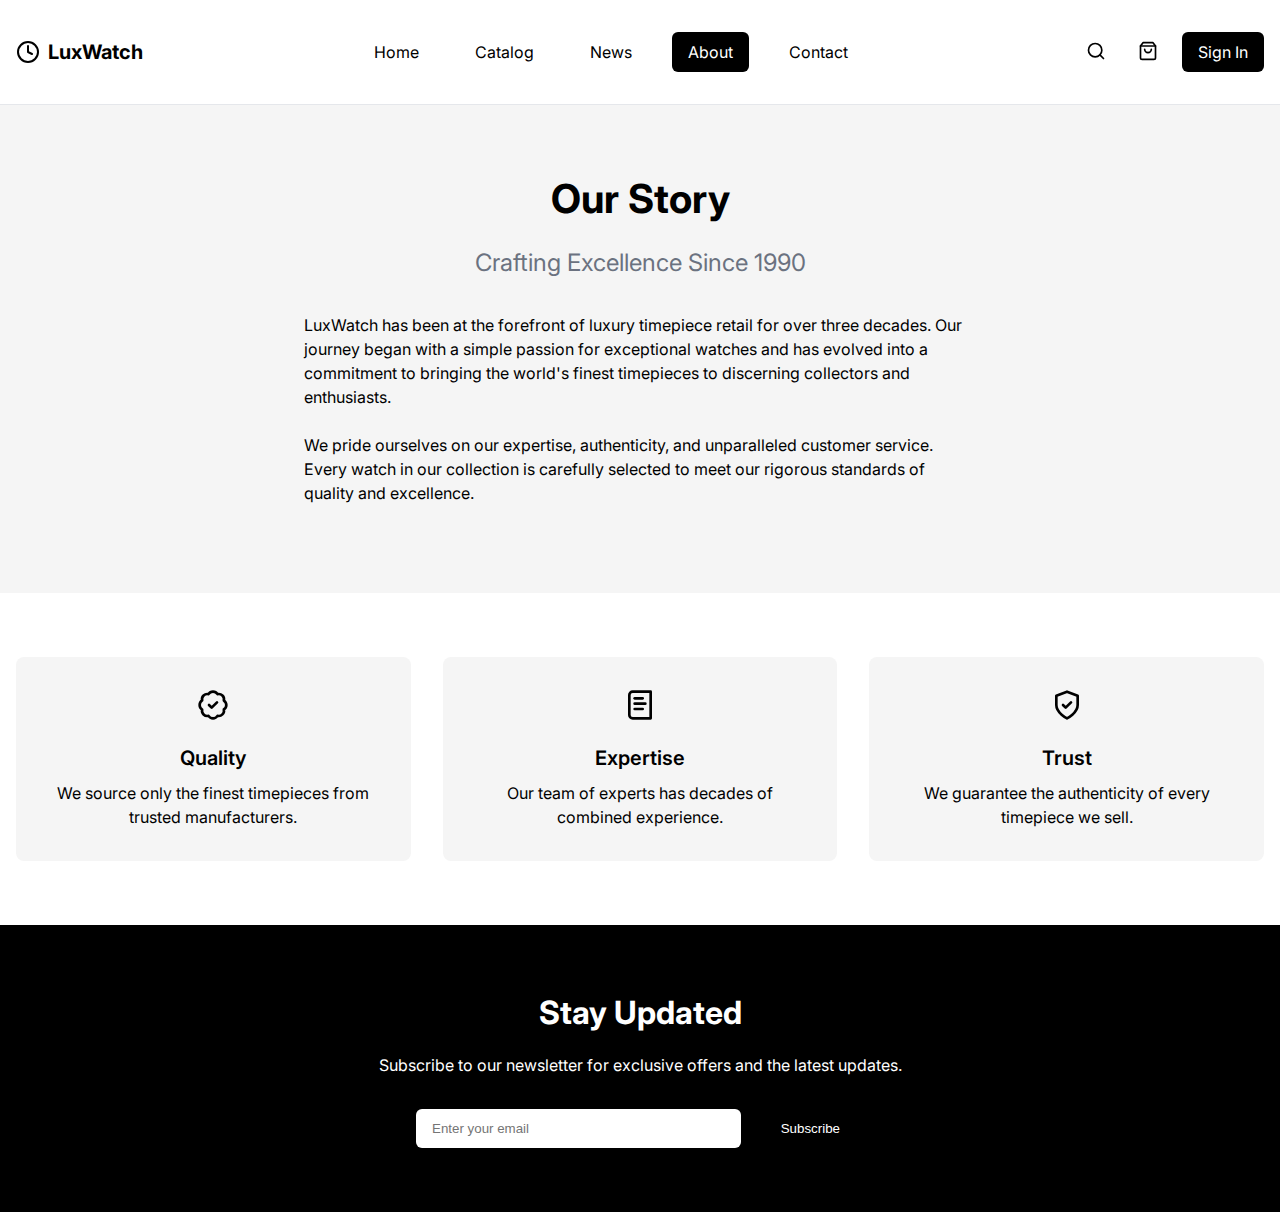
<file: about.html>
<!DOCTYPE html>
<html lang="en">

<head>
    <meta charset="UTF-8">
    <meta name="viewport" content="width=device-width, initial-scale=1.0">
    <title>About Us - LuxWatch</title>
    <meta name="description" content="Learn about LuxWatch's history and commitment to quality">
    <link rel="stylesheet" href="./style.css">
    <link href="https://fonts.googleapis.com/css2?family=Inter:wght@400;500;600;700&display=swap" rel="stylesheet">
</head>
<link rel="icon" href="./img/часыПроект.jpg" type="image/x-icon">

<body>
    <header class="header">
        <div class="container">
            <div class="header-content">
                <div class="logo">
                    <svg xmlns="http://www.w3.org/2000/svg" width="24" height="24" viewBox="0 0 24 24" fill="none"
                        stroke="currentColor" stroke-width="2" stroke-linecap="round" stroke-linejoin="round"
                        class="logo-icon">
                        <circle cx="12" cy="12" r="10" />
                        <polyline points="12 6 12 12 16 14" />
                    </svg>
                    <span class="logo-text">LuxWatch</span>
                </div>

                <nav class="main-nav">
                    <a href="./index.html">Home</a>
                    <a href="./catalog.html">Catalog</a>
                    <a href="./news.html">News</a>
                    <a href="./about.html" class="active">About</a>
                    <a href="./contact.html">Contact</a>
                </nav>

                <div class="header-actions">
                    <button class="icon-button">
                        <svg xmlns="http://www.w3.org/2000/svg" width="20" height="20" viewBox="0 0 24 24" fill="none"
                            stroke="currentColor" stroke-width="2" stroke-linecap="round" stroke-linejoin="round">
                            <circle cx="11" cy="11" r="8" />
                            <path d="m21 21-4.3-4.3" />
                        </svg>
                    </button>
                    <button class="icon-button">
                        <svg xmlns="http://www.w3.org/2000/svg" width="20" height="20" viewBox="0 0 24 24" fill="none"
                            stroke="currentColor" stroke-width="2" stroke-linecap="round" stroke-linejoin="round">
                            <path d="M6 2 3 6v14a2 2 0 0 0 2 2h14a2 2 0 0 0 2-2V6l-3-4Z" />
                            <path d="M3 6h18" />
                            <path d="M16 10a4 4 0 0 1-8 0" />
                        </svg>
                    </button>
                    <a href="register.html" class="sign-in-button">Sign In</a>
                </div>
            </div>
        </div>
    </header>

    <section class="about-hero">
        <div class="container">
            <div class="about-content">
                <h1>Our Story</h1>
                <p class="lead">Crafting Excellence Since 1990</p>
                <div class="about-text">
                    <p>LuxWatch has been at the forefront of luxury timepiece retail for over three decades. Our journey
                        began with a simple passion for exceptional watches and has evolved into a commitment to
                        bringing the world's finest timepieces to discerning collectors and enthusiasts.</p>
                    <p>We pride ourselves on our expertise, authenticity, and unparalleled customer service. Every watch
                        in our collection is carefully selected to meet our rigorous standards of quality and
                        excellence.</p>
                </div>
            </div>
        </div>
    </section>

    <section class="values">
        <div class="container">
            <div class="values-grid">
                <div class="value-card">
                    <svg xmlns="http://www.w3.org/2000/svg" width="32" height="32" viewBox="0 0 24 24" fill="none"
                        stroke="currentColor" stroke-width="2" stroke-linecap="round" stroke-linejoin="round">
                        <path
                            d="M3.85 8.62a4 4 0 0 1 4.78-4.77 4 4 0 0 1 6.74 0 4 4 0 0 1 4.78 4.78 4 4 0 0 1 0 6.74 4 4 0 0 1-4.77 4.78 4 4 0 0 1-6.75 0 4 4 0 0 1-4.78-4.77 4 4 0 0 1 0-6.76Z" />
                        <path d="m9 12 2 2 4-4" />
                    </svg>
                    <h3>Quality</h3>
                    <p>We source only the finest timepieces from trusted manufacturers.</p>
                </div>
                <div class="value-card">
                    <svg xmlns="http://www.w3.org/2000/svg" width="32" height="32" viewBox="0 0 24 24" fill="none"
                        stroke="currentColor" stroke-width="2" stroke-linecap="round" stroke-linejoin="round">
                        <path d="M4 19.5v-15A2.5 2.5 0 0 1 6.5 2H20v20H6.5a2.5 2.5 0 0 1-2.5-2.5Z" />
                        <path d="M8 7h6" />
                        <path d="M8 11h8" />
                        <path d="M8 15h6" />
                    </svg>
                    <h3>Expertise</h3>
                    <p>Our team of experts has decades of combined experience.</p>
                </div>
                <div class="value-card">
                    <svg xmlns="http://www.w3.org/2000/svg" width="32" height="32" viewBox="0 0 24 24" fill="none"
                        stroke="currentColor" stroke-width="2" stroke-linecap="round" stroke-linejoin="round">
                        <path d="M12 22s8-4 8-10V5l-8-3-8 3v7c0 6 8 10 8 10" />
                        <path d="m9 12 2 2 4-4" />
                    </svg>
                    <h3>Trust</h3>
                    <p>We guarantee the authenticity of every timepiece we sell.</p>
                </div>
            </div>
        </div>
    </section>

    <section class="newsletter">
        <div class="container">
            <div class="newsletter-content">
                <h2>Stay Updated</h2>
                <p>Subscribe to our newsletter for exclusive offers and the latest updates.</p>
                <form class="newsletter-form">
                    <input type="email" placeholder="Enter your email" required>
                    <button type="submit" class="button primary">Subscribe</button>
                </form>
            </div>
        </div>
    </section>
</body>

</html>
</file>
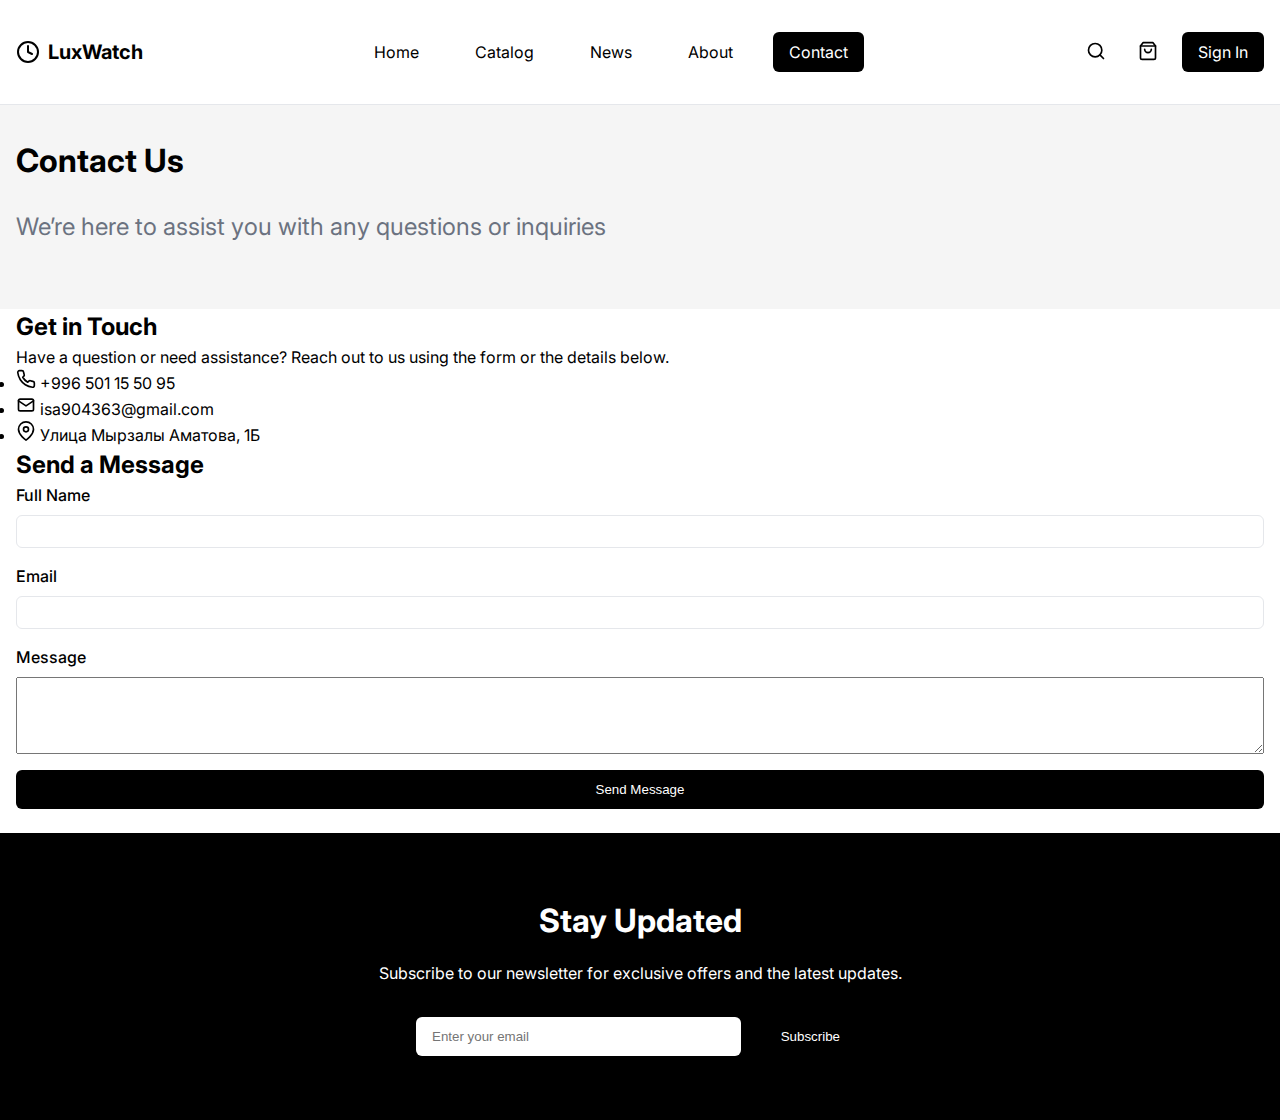
<file: contact.html>
<!DOCTYPE html>
<html lang="en">

<head>
    <meta charset="UTF-8">
    <meta name="viewport" content="width=device-width, initial-scale=1.0">
    <title>Contact - LuxWatch</title>
    <meta name="description" content="Get in touch with LuxWatch for inquiries and support">
    <link rel="stylesheet" href="./style.css">
    <link href="https://fonts.googleapis.com/css2?family=Inter:wght@400;500;600;700&display=swap" rel="stylesheet">
</head>
<link rel="icon" href="./img/часыПроект.jpg" type="image/x-icon">

<body>
    <header class="header">
        <div class="container">
            <div class="header-content">
                <div class="logo">
                    <svg xmlns="http://www.w3.org/2000/svg" width="24" height="24" viewBox="0 0 24 24" fill="none"
                        stroke="currentColor" stroke-width="2" stroke-linecap="round" stroke-linejoin="round"
                        class="logo-icon">
                        <circle cx="12" cy="12" r="10" />
                        <polyline points="12 6 12 12 16 14" />
                    </svg>
                    <span class="logo-text">LuxWatch</span>
                </div>

                <nav class="main-nav">
                    <a href="./index.html">Home</a>
                    <a href="./catalog.html">Catalog</a>
                    <a href="./news.html">News</a>
                    <a href="./about.html">About</a>
                    <a href="./contact.html" class="active">Contact</a>
                </nav>

                <div class="header-actions">
                    <button class="icon-button">
                        <svg xmlns="http://www.w3.org/2000/svg" width="20" height="20" viewBox="0 0 24 24" fill="none"
                            stroke="currentColor" stroke-width="2" stroke-linecap="round" stroke-linejoin="round">
                            <circle cx="11" cy="11" r="8" />
                            <path d="m21 21-4.3-4.3" />
                        </svg>
                    </button>
                    <button class="icon-button">
                        <svg xmlns="http://www.w3.org/2000/svg" width="20" height="20" viewBox="0 0 24 24" fill="none"
                            stroke="currentColor" stroke-width="2" stroke-linecap="round" stroke-linejoin="round">
                            <path d="M6 2 3 6v14a2 2 0 0 0 2 2h14a2 2 0 0 0 2-2V6l-3-4Z" />
                            <path d="M3 6h18" />
                            <path d="M16 10a4 4 0 0 1-8 0" />
                        </svg>
                    </button>
                    <a href="./register.html" class="sign-in-button">Sign In</a>
                </div>
            </div>
        </div>
    </header>

    <section class="page-header">
        <div class="container">
            <h1>Contact Us</h1>
            <p class="lead">We’re here to assist you with any questions or inquiries</p>
        </div>
    </section>

    <section class="contact">
        <div class="container">
            <div class="contact-grid">
                <div class="contact-info">
                    <h2>Get in Touch</h2>
                    <p>Have a question or need assistance? Reach out to us using the form or the details below.</p>
                    <ul class="contact-details">
                        <li>
                            <svg xmlns="http://www.w3.org/2000/svg" width="20" height="20" viewBox="0 0 24 24"
                                fill="none" stroke="currentColor" stroke-width="2" stroke-linecap="round"
                                stroke-linejoin="round">
                                <path
                                    d="M22 16.92v3a2 2 0 0 1-2.18 2 19.79 19.79 0 0 1-8.63-3.07 19.5 19.5 0 0 1-6-6 19.79 19.79 0 0 1-3.07-8.67A2 2 0 0 1 4.11 2h3a2 2 0 0 1 2 1.72 12.84 12.84 0 0 0 .7 2.81 2 2 0 0 1-.45 2.11L8.09 9.91a16 16 0 0 0 6 6l1.27-1.27a2 2 0 0 1 2.11-.45 12.84 12.84 0 0 0 2.81.7A2 2 0 0 1 22 16.92z" />
                            </svg>
                            <span>+996 501 15 50 95</span>
                        </li>
                        <li>
                            <svg xmlns="http://www.w3.org/2000/svg" width="20" height="20" viewBox="0 0 24 24"
                                fill="none" stroke="currentColor" stroke-width="2" stroke-linecap="round"
                                stroke-linejoin="round">
                                <path d="M3 7a2 2 0 0 1 2-2h14a2 2 0 0 1 2 2v10a2 2 0 0 1-2 2H5a2 2 0 0 1-2-2V7z" />
                                <polyline points="3 7 12 13 21 7" />
                            </svg>
                            <span>isa904363@gmail.com</span>
                        </li>
                        <li>
                            <svg xmlns="http://www.w3.org/2000/svg" width="20" height="20" viewBox="0 0 24 24"
                                fill="none" stroke="currentColor" stroke-width="2" stroke-linecap="round"
                                stroke-linejoin="round">
                                <path d="M21 10c0 7-9 13-9 13s-9-6-9-13a9 9 0 0 1 18 0z" />
                                <circle cx="12" cy="10" r="3" />
                            </svg>
                            <span>Улица Мырзалы Аматова, 1Б</span>
                        </li>
                    </ul>
                </div>
                <div class="contact-form">
                    <h2>Send a Message</h2>
                    <form class="auth-form">
                        <div class="form-group">
                            <label for="name">Full Name</label>
                            <input type="text" id="name" required>
                        </div>
                        <div class="form-group">
                            <label for="email">Email</label>
                            <input type="email" id="email" required>
                        </div>
                        <div class="form-group">
                            <label for="message">Message</label>
                            <textarea id="message" rows="5" required></textarea>
                        </div>
                        <button type="submit" class="button primary">Send Message</button>
                    </form>
                </div>
            </div>
        </div>
    </section>
    <br>
</body>

</html>
<section class="newsletter">
    <div class="container">
        <div class="newsletter-content">
            <h2>Stay Updated</h2>
            <p>Subscribe to our newsletter for exclusive offers and the latest updates.</p>
            <form class="newsletter-form">
                <input type="email" placeholder="Enter your email" required>
                <button type="submit" class="button primary">Subscribe</button>
            </form>
        </div>
    </div>
</section>
</file>
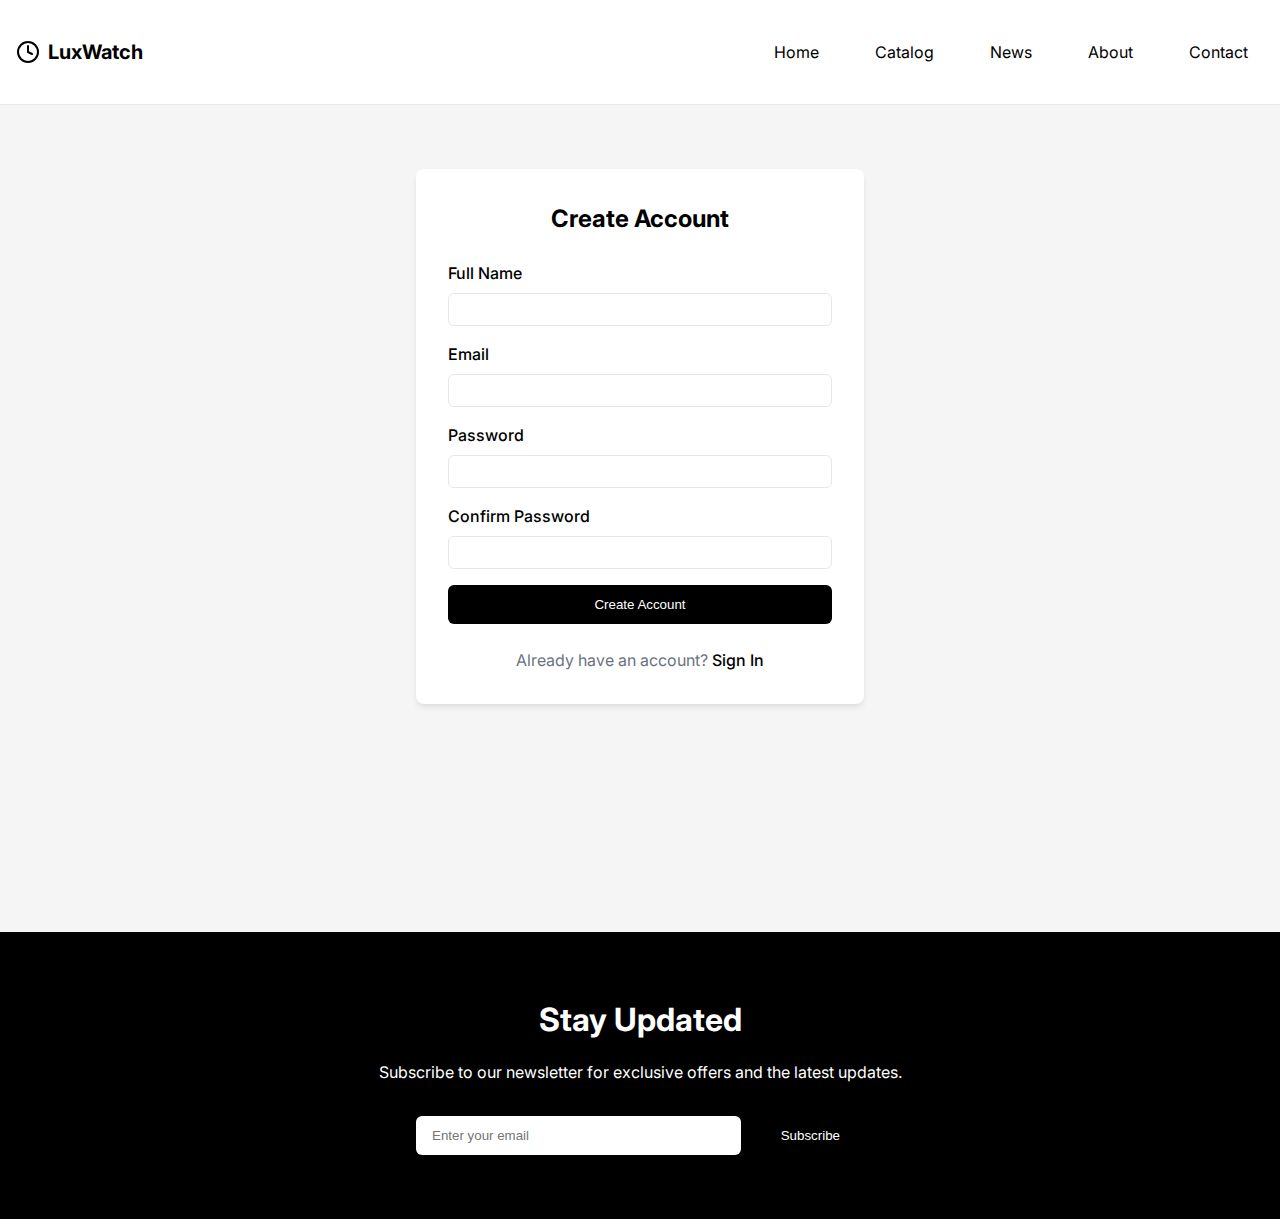
<file: register.html>
<!DOCTYPE html>
<html lang="en">

<head>
    <meta charset="UTF-8">
    <meta name="viewport" content="width=device-width, initial-scale=1.0">
    <title>Register - LuxWatch</title>
    <meta name="description" content="Create your account at LuxWatch">
    <link rel="stylesheet" href="./style.css">
    <link href="https://fonts.googleapis.com/css2?family=Inter:wght@400;500;600;700&display=swap" rel="stylesheet">
</head>
<link rel="icon" href="./img/часыПроект.jpg" type="image/x-icon">

<body>
    <header class="header">
        <div class="container">
            <div class="header-content">
                <div class="logo">
                    <svg xmlns="http://www.w3.org/2000/svg" width="24" height="24" viewBox="0 0 24 24" fill="none"
                        stroke="currentColor" stroke-width="2" stroke-linecap="round" stroke-linejoin="round"
                        class="logo-icon">
                        <circle cx="12" cy="12" r="10" />
                        <polyline points="12 6 12 12 16 14" />
                    </svg>
                    <span class="logo-text">LuxWatch</span>
                </div>

                <nav class="main-nav">
                    <a href="./index.html">Home</a>
                    <a href="./catalog.html">Catalog</a>
                    <a href="./news.html">News</a>
                    <a href="./about.html">About</a>
                    <a href="./contact.html">Contact</a>
                </nav>
            </div>
        </div>
    </header>

    <section class="auth-section">
        <div class="container">
            <div class="auth-container">
                <div class="auth-box">
                    <h1>Create Account</h1>
                    <form class="auth-form">
                        <div class="form-group">
                            <label for="name">Full Name</label>
                            <input type="text" id="name" required>
                        </div>
                        <div class="form-group">
                            <label for="email">Email</label>
                            <input type="email" id="email" required>
                        </div>
                        <div class="form-group">
                            <label for="password">Password</label>
                            <input type="password" id="password" required>
                        </div>
                        <div class="form-group">
                            <label for="confirm-password">Confirm Password</label>
                            <input type="password" id="confirm-password" required>
                        </div>
                        <button type="submit" class="button primary">Create Account</button>
                    </form>
                    <p class="auth-footer">
                        Already have an account? <a href="login.html">Sign In</a>
                    </p>
                </div>
            </div>
        </div>
    </section>

    <section class="newsletter">
        <div class="container">
            <div class="newsletter-content">
                <h2>Stay Updated</h2>
                <p>Subscribe to our newsletter for exclusive offers and the latest updates.</p>
                <form class="newsletter-form">
                    <input type="email" placeholder="Enter your email" required>
                    <button type="submit" class="button primary">Subscribe</button>
                </form>
            </div>
        </div>
    </section>
</body>

</html>
</file>
<file: style.css>
:root {
    --primary: #000000;
    --primary-foreground: #ffffff;
    --background: #ffffff;
    --muted: #f5f5f5;
    --muted-foreground: #6b7280;
    --border: #e5e7eb;
}

* {
    margin: 0;
    padding: 0;
    box-sizing: border-box;
}

body {
    font-family: 'Inter', sans-serif;
    line-height: 1.5;
    color: var(--primary);
    background: var(--background);
}

.container {
    max-width: 1280px;
    margin: 0 auto;
    padding: 0 1rem;
}

.header {
    border-bottom: 1px solid var(--border);
    background: var(--background);
}

.header-content {
    display: flex;
    justify-content: space-between;
    align-items: center;
    padding: 1rem 0;
}

.logo {
    display: flex;
    align-items: center;
    gap: 0.5rem;
}

.logo-text {
    font-size: 1.25rem;
    font-weight: 700;
}

.main-nav {
    display: none;
}

.main-nav a {
    color: var(--primary);
    text-decoration: none;
    padding: 0.5rem 1rem;
}

.main-nav a:hover,
.main-nav a.active {
    color: var(--primary-foreground);
    background: var(--primary);
    border-radius: 0.375rem;
}

.header-actions {
    display: flex;
    align-items: center;
    gap: 1rem;
}

.icon-button {
    background: none;
    border: none;
    padding: 0.5rem;
    cursor: pointer;
    border-radius: 0.375rem;
}

.icon-button:hover {
    background: var(--muted);
}

.sign-in-button {
    display: none;
    padding: 0.5rem 1rem;
    background: var(--primary);
    color: var(--primary-foreground);
    border: none;
    border-radius: 0.375rem;
    cursor: pointer;
    text-decoration: none;
}

.auth-section {
    min-height: calc(100vh - 73px);
    background: var(--muted);
    padding: 4rem 0;
}

.auth-container {
    max-width: 28rem;
    margin: 0 auto;
}

.auth-box {
    background: white;
    padding: 2rem;
    border-radius: 0.5rem;
    box-shadow: 0 4px 6px -1px rgba(0, 0, 0, 0.1);
}

.auth-box h1 {
    font-size: 1.5rem;
    font-weight: 700;
    margin-bottom: 1.5rem;
    text-align: center;
}

.auth-form {
    display: flex;
    flex-direction: column;
    gap: 1rem;
}

.form-group {
    display: flex;
    flex-direction: column;
    gap: 0.5rem;
}

.form-group label {
    font-weight: 500;
    color: var(--primary);
}

.form-group input {
    padding: 0.5rem;
    border: 1px solid var(--border);
    border-radius: 0.375rem;
}

.form-group input:focus {
    outline: none;
    border-color: var(--primary);
    box-shadow: 0 0 0 2px rgba(0, 0, 0, 0.1);
}

.auth-footer {
    margin-top: 1.5rem;
    text-align: center;
    color: var(--muted-foreground);
}

.auth-footer a {
    color: var(--primary);
    text-decoration: none;
    font-weight: 500;
}

.page-header {
    background: var(--muted);
    padding: 2rem 0;
}

.page-header h1 {
    font-size: 2rem;
    font-weight: 700;
    margin-bottom: 1.5rem;
}

.filters {
    display: flex;
    gap: 1rem;
    flex-wrap: wrap;
}

.filter-select {
    padding: 0.5rem;
    border: 1px solid var(--border);
    border-radius: 0.375rem;
    background: white;
    min-width: 150px;
}

.products {
    padding: 4rem 0;
}

.product-grid {
    display: grid;
    grid-template-columns: repeat(auto-fill, minmax(250px, 1fr));
    gap: 2rem;
}

.product-card {
    background: white;
    border-radius: 0.5rem;
    overflow: hidden;
    box-shadow: 0 4px 6px -1px rgba(0, 0, 0, 0.1);
    transition: transform 0.2s ease;
}

.product-card:hover {
    transform: translateY(-4px);
}

.product-image {
    width: 100%;
    height: 200px;
    object-fit: cover;
}

.product-details {
    padding: 1.5rem;
}

.product-details h3 {
    font-size: 1.25rem;
    font-weight: 600;
    margin-bottom: 0.5rem;
}

.price {
    font-size: 1.25rem;
    font-weight: 700;
    color: var(--primary);
    margin-bottom: 1rem;
}

.about-hero {
    background: var(--muted);
    padding: 4rem 0;
}

.about-content {
    max-width: 42rem;
    margin: 0 auto;
    text-align: center;
}

.about-content h1 {
    font-size: 3rem;
    font-weight: 700;
    margin-bottom: 1rem;
}
.featured-product {
    padding: 4rem 0;
    text-align: center;
}

.featured-product h2 {
    font-size: 2rem;
    font-weight: 700;
    margin-bottom: 2rem;
}

.featured-product .product-card {
    max-width: 400px;
    margin: 0 auto;
}

.lead {
    font-size: 1.5rem;
    color: var(--muted-foreground);
    margin-bottom: 2rem;
}

.about-text {
    text-align: left;
}

.about-text p {
    margin-bottom: 1.5rem;
}

.values {
    padding: 4rem 0;
}

.values-grid {
    display: grid;
    grid-template-columns: repeat(auto-fit, minmax(250px, 1fr));
    gap: 2rem;
}

.value-card {
    text-align: center;
    padding: 2rem;
    background: var(--muted);
    border-radius: 0.5rem;
}

.value-card svg {
    margin-bottom: 1rem;
}

.value-card h3 {
    font-size: 1.25rem;
    font-weight: 600;
    margin-bottom: 0.5rem;
}

.hero {
    position: relative;
    height: 600px;
    background-image: url('https://images.unsplash.com/photo-1523170335258-f5ed11844a49?q=80&w=3180&auto=format&fit=crop');
    background-size: cover;
    background-position: center;
}

.hero-overlay {
    position: absolute;
    inset: 0;
    background: rgba(0, 0, 0, 0.5);
}

.hero-content {
    position: relative;
    height: 100%;
    display: flex;
    flex-direction: column;
    justify-content: center;
    color: white;
    max-width: 42rem;
}

.hero h1 {
    font-size: 3rem;
    font-weight: 700;
    margin-bottom: 1rem;
}

.hero p {
    font-size: 1.25rem;
    margin-bottom: 2rem;
}

.hero-buttons {
    display: flex;
    gap: 1rem;
}

.categories {
    padding: 4rem 0;
    background: var(--muted);
}

.categories h2 {
    font-size: 2rem;
    font-weight: 700;
    text-align: center;
    margin-bottom: 2rem;
}

.category-grid {
    display: grid;
    grid-template-columns: 1fr;
    gap: 2rem;
}

.category-card {
    position: relative;
    border-radius: 0.5rem;
    overflow: hidden;
    box-shadow: 0 4px 6px -1px rgba(0, 0, 0, 0.1);
}

.category-image {
    aspect-ratio: 16/9;
}

.category-image img {
    width: 100%;
    height: 100%;
    object-fit: cover;
    transition: transform 0.3s ease;
}

.category-card:hover .category-image img {
    transform: scale(1.05);
}

.category-content {
    position: absolute;
    inset: 0;
    background: linear-gradient(to top, rgba(0, 0, 0, 0.6), transparent);
    display: flex;
    flex-direction: column;
    justify-content: flex-end;
    padding: 1.5rem;
    color: white;
}

.category-content h3 {
    font-size: 1.25rem;
    font-weight: 700;
    margin-bottom: 0.5rem;
}

.category-content p {
    margin-bottom: 1rem;
}

.newsletter {
    padding: 4rem 0;
    background-color: #000000;
}

.newsletter-content {
    max-width: 42rem;
    margin: 0 auto;
    text-align: center;
}

.newsletter h2 {
    font-size: 2rem;
    font-weight: 700;
    margin-bottom: 1rem;
    color: white;
}

.newsletter p {
    color: var(--muted-foreground);
    margin-bottom: 2rem;
    color: white;
}

.newsletter-form {
    display: flex;
    gap: 1rem;
    max-width: 28rem;
    margin: 0 auto;
}

.newsletter-form input {
    flex: 1;
    padding: 0.5rem 1rem;
    border: 1px solid var(--border) solid ;
    border-radius: 0.375rem;
}

.newsletter-form input:focus {
    outline: none;
    border-color: var(--primary);
    box-shadow: 0 0 0 2px white;
}

.button {
    padding: 0.75rem 1.5rem;
    border-radius: 0.375rem;
    font-weight: 500;
    cursor: pointer;
    transition: all 0.2s ease;
}

.button.primary {
    background: var(--primary);
    color: var(--primary-foreground);
    border: none;
}

.button.secondary {
    background: transparent;
    color: white;
    border: 1px solid white;
}

.button.outline {
    background: transparent;
    color: white;
    border: 1px solid white;
}

.button.outline:hover {
    background: white;
    color: black;
}

@media (min-width: 768px) {
    .main-nav {
        display: flex;
        gap: 1.5rem;
    }

    .menu-button {
        display: none;
    }

    .sign-in-button {
        display: block;
    }

    .category-grid {
        grid-template-columns: repeat(3, 1fr);
    }
}


/* Reset some default styles */
* {
    margin: 0;
    padding: 0;
    box-sizing: border-box;
}

/* General container styling */
.container {
    max-width: 1200px;
    margin: 0 auto;
    padding: 0 20px;
}

/* Detail Section Styling */
.detail-section {
    padding: 40px 0;
}

.detail-container {
    display: grid;
    grid-template-columns: 1fr 1fr; 
    gap: 40px;
    align-items: center;
    background-color: #fff;
    padding: 20px;
    border-radius: 10px;
    box-shadow: 0 4px 10px rgba(0, 0, 0, 0.1);
}

.detail-image img {
    width: 100%;
    height: 500px; 
    object-fit: cover; 
    border: 3px solid #ccc; 
    border-radius: 8px;
    transition: transform 0.3s ease; 
}

.detail-image img:hover {
    transform: scale(1.02);
}

.detail-content {
    display: flex;
    flex-direction: column;
    gap: 20px;
}

.detail-content h3 {
    font-size: 2rem;
    color: #333;
    font-weight: 600;
}

.detail-content p {
    font-size: 1rem;
    color: #666;
    line-height: 1.6;
}

.detail-content .price {
    font-size: 1.5rem;
    color: #000;
    font-weight: bold;
}

.detail-content .button.primary {
    padding: 12px 24px;
    background-color: #000;
    color: #fff;
    border: none;
    border-radius: 5px;
    font-size: 1rem;
    cursor: pointer;
    transition: background-color 0.3s ease;
}

.detail-content .button.primary:hover {
    background-color: #333;
}


@media (max-width: 768px) {
    .detail-container {
        grid-template-columns: 1fr; 
        gap: 20px;
    }

    .detail-image img {
        height: 300px; 
    }

    .detail-content h3 {
        font-size: 1.5rem;
    }

    .detail-content p {
        font-size: 0.9rem;
    }

    .detail-content .price {
        font-size: 1.2rem;
    }
}:root {
    --primary: #000000;
    --primary-foreground: #ffffff;
    --background: #ffffff;
    --muted: #f5f5f5;
    --muted-foreground: #6b7280;
    --border: #e5e7eb;
}

* {
    margin: 0;
    padding: 0;
    box-sizing: border-box;
}

body {
    font-family: 'Inter', sans-serif;
    line-height: 1.5;
    color: var(--primary);
    background: var(--background);
}

.container {
    max-width: 1280px;
    margin: 0 auto;
    padding: 0 1rem;
}

.header {
    border-bottom: 1px solid var(--border);
    background: var(--background);
    padding: 1rem 0;
}

.header-content {
    display: flex;
    justify-content: space-between;
    align-items: center;
}

.logo {
    display: flex;
    align-items: center;
    gap: 0.5rem;
}

.logo-text {
    font-size: 1.25rem;
    font-weight: 700;
}

.main-nav {
    display: flex;
    gap: 1.5rem;
}

.main-nav a {
    color: var(--primary);
    text-decoration: none;
    padding: 0.5rem 1rem;
}

.main-nav a:hover, .main-nav a.active {
    color: var(--primary-foreground);
    background: var(--primary);
    border-radius: 0.375rem;
}

.menu-button {
    display: none;
    background: none;
    border: none;
    cursor: pointer;
}

@media (max-width: 768px) {
    .main-nav {
        display: none;
        flex-direction: column;
        position: absolute;
        top: 60px;
        right: 0;
        background: var(--background);
        width: 100%;
        padding: 1rem;
        box-shadow: 0 4px 6px rgba(0, 0, 0, 0.1);
    }

    .main-nav.active {
        display: flex;
    }

    .menu-button {
        display: block;
    }
}

.about-hero {
    padding: 4rem 0;
    background: var(--muted);
    text-align: center;
}

.about-content h1 {
    font-size: 2.5rem;
    margin-bottom: 1rem;
}

.about-text {
    max-width: 800px;
    margin: 0 auto;
    text-align: left;
}
:root {
    --primary: #000000;
    --primary-foreground: #ffffff;
    --background: #ffffff;
    --muted: #f5f5f5;
    --border: #e5e7eb;
}

* {
    margin: 0;
    padding: 0;
    box-sizing: border-box;
}

body {
    font-family: 'Inter', sans-serif;
    line-height: 1.5;
    color: var(--primary);
    background: var(--background);
}

.container {
    max-width: 1280px;
    margin: 0 auto;
    padding: 0 1rem;
}

/* Шапка */
.header {
    border-bottom: 1px solid var(--border);
    background: var(--background);
    padding: 1rem 0;
    position: sticky;
    top: 0;
    z-index: 1000;
}

.header-content {
    display: flex;
    justify-content: space-between;
    align-items: center;
}

.logo {
    display: flex;
    align-items: center;
    gap: 0.5rem;
}

.logo-text {
    font-size: 1.25rem;
    font-weight: 700;
}
</file>
